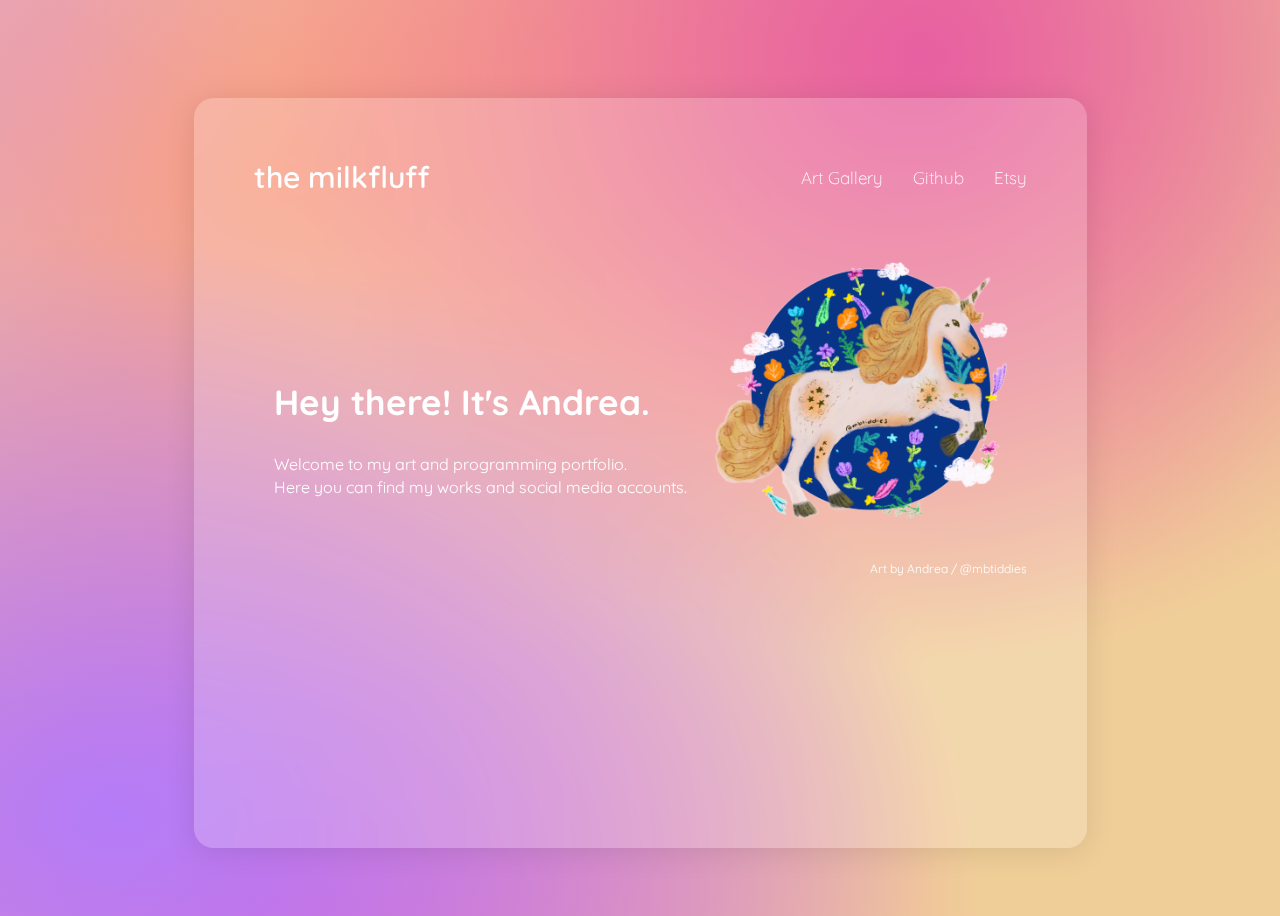
<file: Andrea Portfolio/index.html>
<!DOCTYPE html>
<html lang="en">

<head>
    <meta charset="UTF-8">
    <meta name="viewport" content="width=device-width, initial-scale=1.0">
    <link rel="stylesheet" href="style.css">
    <title>milkfluff portfolio</title>
</head>

<body>
    <script src="myscripts.js"></script>
    <div class="container">
        <div class="glass-container">
            <nav class="navbar">
                <div class="logo"><a href="index.html">the milkfluff</a></div>
                <ul class="nav-links">
                    <li class="nav-link hover-underline-animation"><a href="gallery.html">Art Gallery</a></li>
                    <li class="nav-link hover-underline-animation"><a href="https://github.com/anderrated">Github</a></li>
                    <li class="nav-link hover-underline-animation"><a href="https://www.etsy.com/shop/themilkfluff">Etsy</a></li>
                </ul>
            </nav>
            <div class="content">
                <div class="main">
                    <h2>Hey there! It's <span>Andrea.</span></h2>
                    <p>
                        Welcome to my art and programming portfolio.<br>
                        Here you can find my works and social media accounts.
                    </p>
                    <button onclick="document.location='about.html'">More About Me</button>
                </div>
                <div class="image-wrapper">
                    <img src="unicorn.png">
                    <div class="attribute">
                        Art by Andrea / @mbtiddies
                    </div>
                </div>
            </div>
        </div>
    </div>

</body>

</html>
</file>
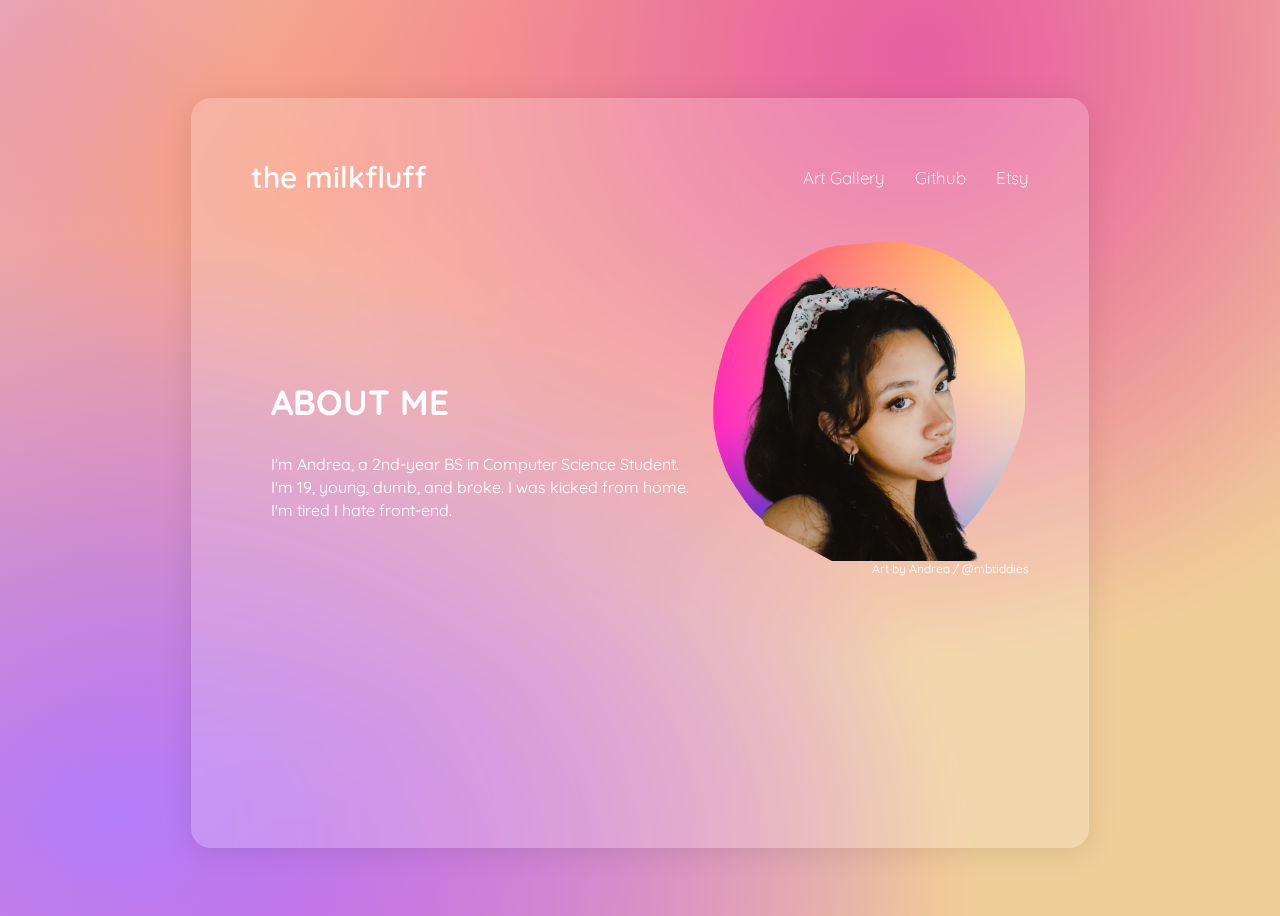
<file: Andrea Portfolio/about.html>
<html>
    <head>
        <link rel="stylesheet" href="style.css" crossorigin="anonymous" referrerpolicy="no-referrer"/>
    </head>
    <body>
        <script src="myscripts.js"></script>
            <div class="container">
                <div class="glass-container">
                    <nav class="navbar">
                        <div class="logo"><a href="index.html">the milkfluff</a></div>
                        <ul class="nav-links">
                            <li class="nav-link hover-underline-animation"><a href="gallery.html">Art Gallery</a></li>
                            <li class="nav-link hover-underline-animation"><a href="https://github.com/anderrated">Github</a></li>
                            <li class="nav-link hover-underline-animation"><a href="https://www.etsy.com/shop/themilkfluff">Etsy</a></li>
                        </ul>
                    </nav>
                    <div class="content">
                        <div class="main">
                            <h2>ABOUT ME</h2>
                            <p>I'm Andrea, a 2nd-year BS in Computer Science Student.<br>
                            I'm 19, young, dumb, and broke. I was kicked from home.<br>
                            I'm tired I hate front-end.</p>
                        </div>
                        <div class="image-wrapper">
                            <img src="andrea.png">
                            <div class="attribute">
                                Art by Andrea / @mbtiddies
                            </div>
                        </div>
                </div>
                    </div>
                </div>
            </div>
    </body>
</html>
</file>
<file: Andrea Portfolio/style.css>
@import url('https://fonts.googleapis.com/css2?family=Quicksand:wght@300;400;500;600;700&display=swap');

*{
    font-family: 'Quicksand', sans-serif;
}

a{
    text-decoration: none;
    color: #fff;
}

body{
    color: #fff;
    background-color: #f0ce98;
    background-image:
        radial-gradient(at 9% 89%, rgb(180, 124, 248) 0px, transparent 50%),
        radial-gradient(at 72% 6%, hsla(331, 74%, 64%, 1) 0px, transparent 50%),
        radial-gradient(at 24% 19%, hsla(14, 90%, 74%, 1) 0px, transparent 50%),
        radial-gradient(at 65% 6%, hsla(6, 79%, 76%, 1) 0px, transparent 50%),
        radial-gradient(at 20% 98%, hsla(316, 72%, 64%, 1) 0px, transparent 50%),
        radial-gradient(at 44% 9%, hsla(40, 96%, 77%, 1) 0px, transparent 50%),
        radial-gradient(at 10% 9%, rgb(216, 159, 231) 0px, transparent 50%);
    min-height: 100vh;
    background-size: cover;
    background-repeat: no-repeat;
}

.container{
    display: flex;
    justify-content: center;
}

.glass-container{
    display: flexbox;
    min-width: 50vw;
    min-height: 70vh;
    margin-top: 10vh;
    margin-bottom: 30px;
    background: rgba(255, 255, 255, 0.20);
    padding: 60px;
    border-radius: 20px;
    box-shadow: 0 4px 30px rgba(0, 0, 0, 0.1);
    backdrop-filter: blur(11.6px);
    -webkit-backdrop-filter: blur(11.6px);
}

.navbar {
    display: flex;
    align-items: center;
    justify-content: space-between;
    flex-direction: row;
    flex-wrap: wrap;
}

.logo{
    display: inline-block;
    font-size: 30px;
    font-weight: 600;
}

ul.nav-links{
    margin: 0;
    display: flex;
    list-style: none;
    padding: 0;
    gap: 0 30px;
    flex-wrap: wrap;
}

li.nav-link{
    display: inline-block;
    font-size: 17px;
    font-weight: 300;
}

.nav-link a{
    color: #ffffff;
}

.hover-underline-animation {
    display: inline-block;
    position: relative;
    color: #d000ff;
}

.hover-underline-animation::after {
    content: '';
    position: absolute;
    width: 100%;
    transform: scaleX(0);
    height: 2px;
    bottom: -4px;
    left: 0;
    background-color: #d000ff;
    transform-origin: bottom right;
    transition: transform 0.3s ease;
}

.hover-underline-animation:hover::after {
    transform: scaleX(1);
    transform-origin: bottom left;
}

.content{
    display: flex;
    width: 100%;
}

.main{
    margin-top: 15vh;
    display: inline-block;
    padding: 20px;
}

.main h2{
    font-size: 35px;
}

.main p{
    font-size: 16px;
    line-height: 23px;
}

button{
    margin-top: 10px;
    width: 80%;
    height: 40px;
    font-size: 15px;
    color: #fff;
    background-color: transparent;
    border: 1px solid #fff;
    border-radius: 10px;
    cursor: pointer;
    transition: all 0.3s ease;
}

button:hover{
    border-color: #db29cf;
    background-color: #ef4fa7;
}

.image-wrapper{
    display: flex;
    margin-top: 5vh;
    position: relative;
    flex-direction: column;

}

.image-wrapper img{
    max-width: 25vw;
    object-fit: cover;
}

.attribute{
    bottom: 20px;
    font-size: 12px;
    right: 1rem;
    text-align: right;
}

/* GALLERY */

.glass-container .slide{
    width: 100%;
    height: 90%;
    position: relative;
}


.glass-container .slide .item{
    width: 200px;
    height: 250px;
    position: absolute;
    top: 50%;
    transform: translate(0, -50%);
    border-radius: 20px;
    box-shadow: 0 30px 50px #505050;
    background-position: 50% 50%;
    background-size: cover;
    display: inline-block;
    transition: 0.5s;
}

.slide .item:nth-child(1),
.slide .item:nth-child(2){
    top: 2rem;
    left: 0;
    transform: translate(5%, 0);
    border-radius: 20px;
    width: 90%;
    height: 90%;
}


.slide .item:nth-child(3){
    left: 50%;
}
.slide .item:nth-child(4){
    left: calc(50% + 220px);
}
.slide .item:nth-child(5){
    left: calc(50% + 440px);
}

/* here n = 0, 1, 2, 3,... */
.slide .item:nth-child(n + 6){
    left: calc(50% + 660px);
    opacity: 0;
}

.item .content{
    position: relative;
    top: 50%;
    left: 100px;
    width: 300px;
    text-align: left;
    color: #eee;
    transform: translate(0, -50%);
    font-family: system-ui;
    display: none;
}


.slide .item:nth-child(2) .content{
    display: block;
}


.content .name{
    font-size: 40px;
    text-transform: uppercase;
    font-weight: bold;
    opacity: 0;
    animation: animate 1s ease-in-out 1 forwards;
}

.content .des{
    width: 80%;
    margin-top: 10px;
    margin-bottom: 20px;
    opacity: 0;
    animation: animate 1s ease-in-out 0.3s 1 forwards;
}

.content button{
    padding: 10px 20px;
    cursor: pointer;
    opacity: 0;
    animation: animate 1s ease-in-out 0.6s 1 forwards;
}


@keyframes animate {
    from{
        opacity: 0;
        transform: translate(0, 100px);
        filter: blur(33px);
    }

    to{
        opacity: 1;
        transform: translate(0);
        filter: blur(0);
    }
}



.button{
    width: 100%;
    text-align: center;
    bottom: 20px;
    right: 0;
}

.button button{
    width: 40px;
    height: 35px;
    border-radius: 8px;
    border: none;
    cursor: pointer;
    margin: 0 5px;
    border: 1px solid #ffffff;
    transition: 0.3s;
}

.button button:hover{
    background: #d128ac;
    color: #fff;
}

/*Photo Gallery*/
.photobox{
    display: flex;
    flex-direction: column;
    justify-content: center;
    align-items: center;
    text-align: center;
    margin: 40px 20px 0 20px;
}

.photobox .heading h3{
    font-size: 3rem;
    font-weight: bolder;
}

.photobox .box{
    display: flex;
    flex-direction: row;
    justify-content: space-between;
}

.photobox .box .dream{
    display: flex;
    flex-direction: column;
    width: 32%;
}

.photobox .box .dream img{
    width: 100%;
    padding-bottom: 15px;
    border-radius: 25px;
}

@media screen and (max-width: 1075px) {
    .main{
        margin-top: 0vh;
    }
    .content{
        flex-direction: column;
        align-items: center;
        text-align: center;
    }
    .image-wrapper{
        margin-top: 0vh;
    }
    li.nav-link{
        font-size: 1rem;
    }
    .logo{
        text-align: center;
    }
    .attribute{
        text-align: center;
    }
    .slide .item .content{
        left: 50px;
    }
    .content .name{
        font-size: 70px;
    }
    .glass-container{
        width: 70%;
        min-width: 50vw;
        min-height: 70vh;
        margin-top: 10vh;
        margin-bottom: 30px;
        padding: 60px;
        border-radius: 20px;
        overflow: hidden;
    }
}

@media only screen and (max-width: 769px) {
    .main{
        margin-top: 0vh;
    }
    .logo{
        font-size: 22px;
    }
    li.nav-link{
        font-size: 0.7rem;
    }
    .main h2{
        font-size: 28px;
    }
    .main p{
        font-size: 15px;
    }
    button{
        font-size: 0.80rem;
        height: 3rem;
    }
    .image-wrapper img{
        max-width: 65vw;
    }
    .photobox .box{
        flex-direction: column;
    }
    .photobox .box .dream{
        width: 100%;
    }
}

@media screen and (max-width: 400px) {
    button{
        height: 5;
    }
}
</file>
